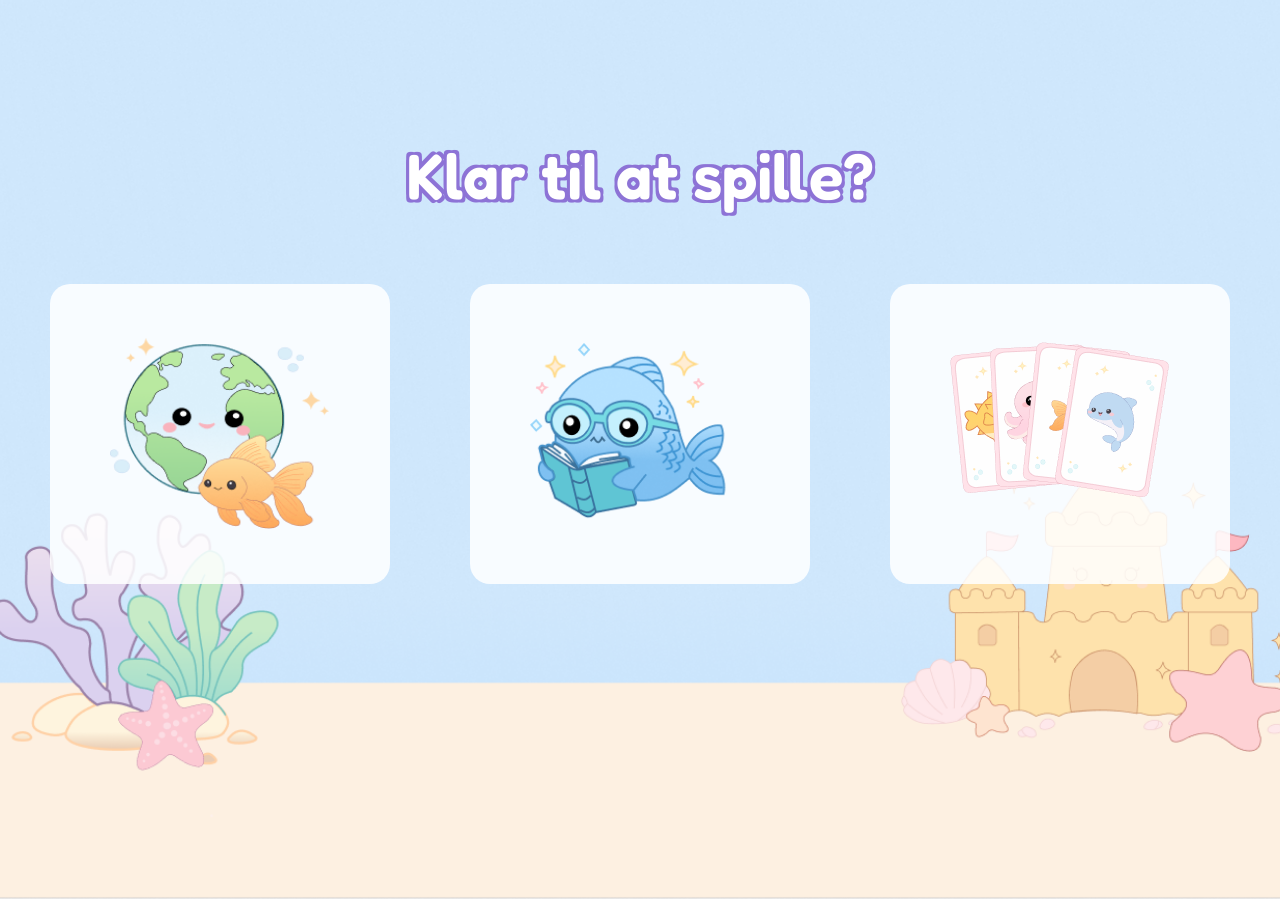
<file: index.html>
<!DOCTYPE html>

<!-- Starter HTML-siden, og sproget er dansk -->
<html lang="da">
<head>

    <!-- Sørger for at danske bogstaver vises korrekt -->
    <meta charset="UTF-8">

     <!-- Tilpasser siden til touchskærm -->
    <meta name="viewport" content="width=device-width, initial-scale=1.0">

     <!-- Titlen der vises i browserfanen -->
    <title>Akvarie</title>

    <!-- CSS-fil til startsidens design -->
    <link rel="stylesheet" href="css/startside.css">

    <!-- CSS-fil til akvarie-baggrunden -->
    <link rel="stylesheet" href="css/akvarie.css">

     <!-- Gør skrifttypen hurtigere klar -->
    <link rel="preconnect" href="https://fonts.googleapis.com">

    <!-- Hjælper med at gøre skrifttypen klar -->
    <link rel="preconnect" href="https://fonts.gstatic.com" crossorigin>

     <!-- Bruger skrifttypen Fredoka -->
    <link href="https://fonts.googleapis.com/css2?family=Fredoka:wght@300..700&display=swap" rel="stylesheet">
</head>

<body>

     <!-- Hele akvarie-baggrunden -->
<div class="aquarium">

     <!-- Her ligger baggrunden -->
    <div id="bg-layer"></div>

      <!-- Planter i akvariet -->
    <div id="plants-layer"></div>

    <!-- Sand i bunden -->
    <div class="sand"></div>

    <!-- Skyggeeffekt rundt i kanten -->
    <div class="vignette"></div>

    <!-- Ting der ligger forrest -->
    <div id="fg-layer"></div>

</div>

<!-- Her starter startsiden -->
<main id="welcome-page">

     <!-- Overskrift på siden -->
    <h1 id="welcome-header">Klar til at spille?</h1>

    <!-- Knapper til de forskellige aktiviteter -->
    <div id="boxes">

        <!-- Knap der fører til verdenskort-siden -->
        <a class="green-box" href="the-card.html">

            <!-- Knap til verdenskort -->
            <img src="img/globus.png" alt="globus">
        </a>

    <!-- Knap der fører til lær om fisk-siden -->
        <a class="green-box" href="akvarie.html">

            <!-- Knap til lær om fisk -->
            <img src="img/blaa-fisk-laer-om-vores-fisk-boks.png" alt="blaa fisk">
        </a>

    <!-- Knap der fører til vendespil-siden -->
        <a class="green-box" href="turning-cards.html">

            <!-- Knap til vendespillet -->
            <img src="img/vende-spil-til-forsiden.png" alt="vendespil">
        </a>

    </div>

</main>

</body>
</html>
</file>
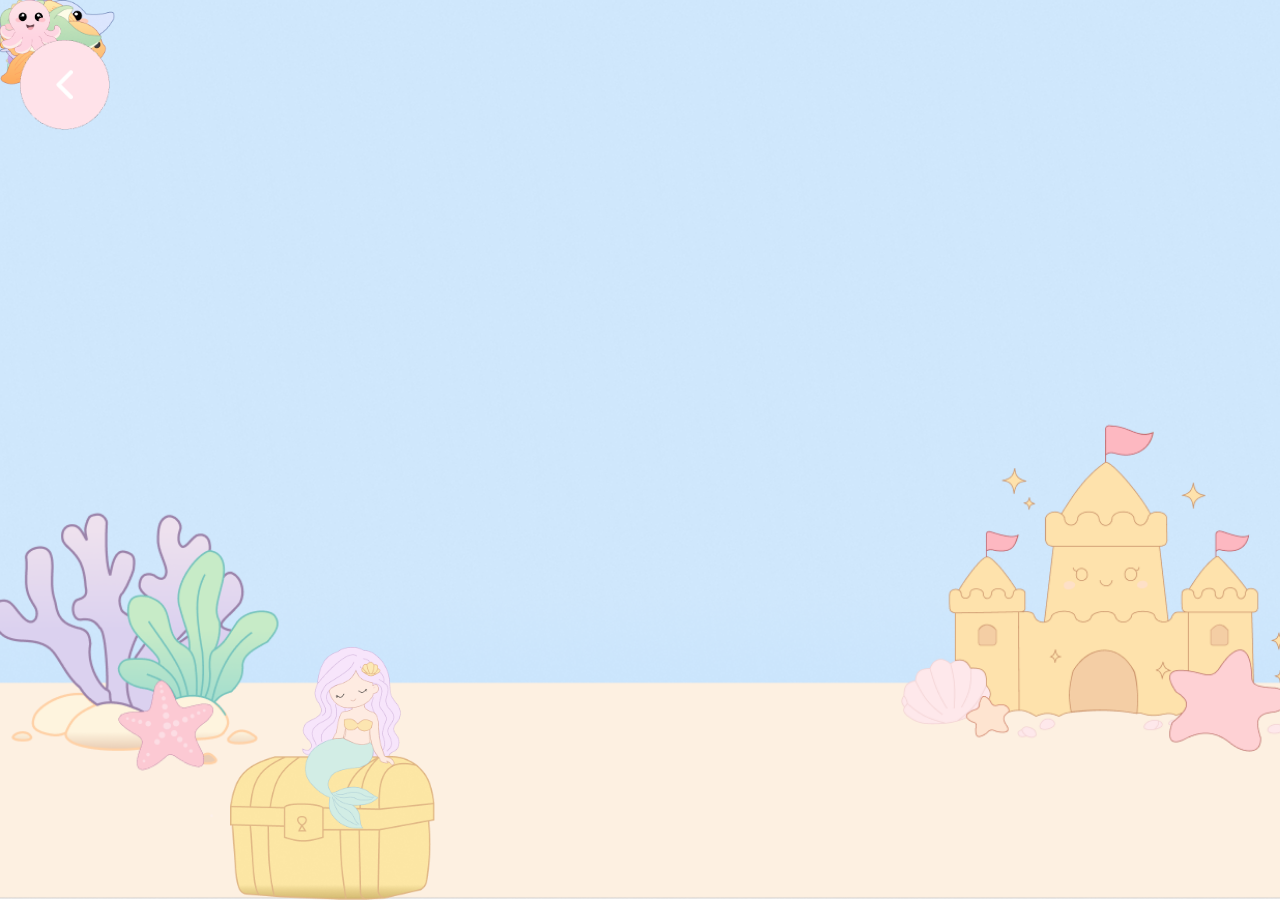
<file: akvarie.html>
<!DOCTYPE html>

<!-- Starter HTML-siden, og sproget er dansk -->
<html lang="da">
<head>

    <!-- Sørger for at danske bogstaver vises korrekt -->
    <meta charset="UTF-8">

     <!-- Tilpasser siden til touchskærm -->
    <meta name="viewport" content="width=device-width, initial-scale=1.0">

    <!-- Titlen der vises i browserfanen -->
    <title>Laer om fiskene</title>

    <!-- CSS-fil til akvariets design -->
    <link rel="stylesheet" href="css/akvarie.css">

    <!-- Gør skrifttypen hurtigere klar -->
    <link rel="preconnect" href="https://fonts.googleapis.com">

     <!-- Hjælper med at gøre skrifttypen klar -->
    <link rel="preconnect" href="https://fonts.gstatic.com" crossorigin>

     <!-- Bruger skrifttypen Fredoka -->
    <link href="https://fonts.googleapis.com/css2?family=Fredoka:wght@300..700&display=swap" rel="stylesheet">
</head>

<body>

    <!-- Hele akvarie-baggrunden -->
<div class="aquarium">

     <!-- Her ligger baggrunden -->
    <div id="bg-layer"></div>

    <!-- Planter i akvariet -->
    <div id="plants-layer"></div>

    <!-- Sand i bunden -->
    <div class="sand"></div>

    <!-- Skyggeeffekt rundt i kanten -->
    <div class="vignette"></div>

    <!-- Ting der ligger forrest -->
    <div id="fg-layer"></div>

</div>

<!-- Området med fiskene -->
<div id="akvarie">

    <!-- Alle fiskene og deres faktabokse -->
    <div class="fish">

         <!-- Søpindsvin -->
        <img src="img/soepindsvin.png" alt="soepindsvin" class="fish1" id="soepindsvin">

        <!-- Faktaboks til søpindsvin -->
       <img src="img/fakta-boks-soepindsvin.png" class="fakta fish1-fakta" alt="Faktaboks om søpindsvin">

        <!-- Søhest -->
        <img src="img/soehest.png" alt="soehest" class="fish2" id="soehest">

        <!-- Faktaboks til søhest -->
        <img src="img/fakta-boks-soehest.png" class="fakta fish2-fakta" alt="Faktaboks om søhest">

        <!-- Lilla-havsnegl -->
        <img src="img/lilla-havsnegl.png" alt="lilla-havsnegl" class="fish4" id="havsnegl">

        <!-- Faktaboks til Havsnegl -->
        <img src="img/fakta-boks-havsnegl.png" class="fakta fish4-fakta" alt="Faktaboks om havsnegl">

        <!-- Lilla-haj -->
        <img src="img/lilla-haj.png" alt="lilla-haj" class="fish5" id="lilla-haj">

        <!-- Faktaboks til Lilla-haj -->
        <img src="img/fakta-boks-haj-lilla.png" class="fakta fish5-fakta" alt="Faktaboks om lilla haj">

        <!-- Lilla og blå haj -->
        <img src="img/lilla-blaa-haj.png" alt="lilla-blaa-haj" class="fish6" id="lilla-blaa-haj">

        <!-- Faktaboks til Lilla og blå-haj -->
        <img src="img/fakta-boks-haj-lilla-blaa.png" class="fakta fish6-fakta" alt="Faktaboks om lilla og blå haj">
        <!-- Krappe -->
        <img src="img/Krappe.png" alt="krappe" class="fish7" id="krappe">

        <!-- Faktaboks til Krabbe -->
        <img src="img/fakta-boks-krabbe.png" class="fakta fish7-fakta" alt="Faktaboks om krabbe">

        <!-- Havfrue -->
        <img src="img/havfrue.png" alt="havfrue" class="fish8" id="havfrue">

        <!-- Faktaboks til Havgruen -->
        <img src="img/fakta-boks-havfruen.png" class="fakta fish8-fakta" alt="Faktaboks om havfrue">

        <!-- Guldfisk -->
        <img src="img/guld-fisk.png" alt="guldfisk" class="fish9" id="guldfisk">

        <!-- Faktaboks til Guldfisken -->
        <img src="img/fakta-boks-guldfisk.png" class="fakta fish9-fakta" alt="Faktaboks om guldfisk">

        <!-- Grøn-haj -->
        <img src="img/groen-haj.png" alt="groen-haj" class="fish10" id="groen-haj">

        <!-- Faktaboks til Grøn-haj -->
        <img src="img/fakta-boks-haj-groen.png" class="fakta fish10-fakta" alt="Faktaboks om grøn haj">

        <!-- Blæksprutte -->
        <img src="img/blaeksprutte.png" alt="blaeksprutte" class="fish12" id="blaeksprutte">

        <!-- Faktaboks til Blæksprutte -->
        <img src="img/fakta-boks-blaeksprut-lyseroed.png" class="fakta fish12-fakta" alt="Faktaboks om blæksprutte">

    </div>
</div>

<!-- Knap til at gå tilbage til startsiden -->
<a href="./index.html" id="go-back">

    <!-- Tilbage-knap -->
    <img src="img/tilbage-knap.png" alt="Tilbage">
</a>

<!-- JavaScript der styrer fiskenes bevægelser -->
<script src="js/fish-swimming.js"></script>

</body>
</html>
</file>
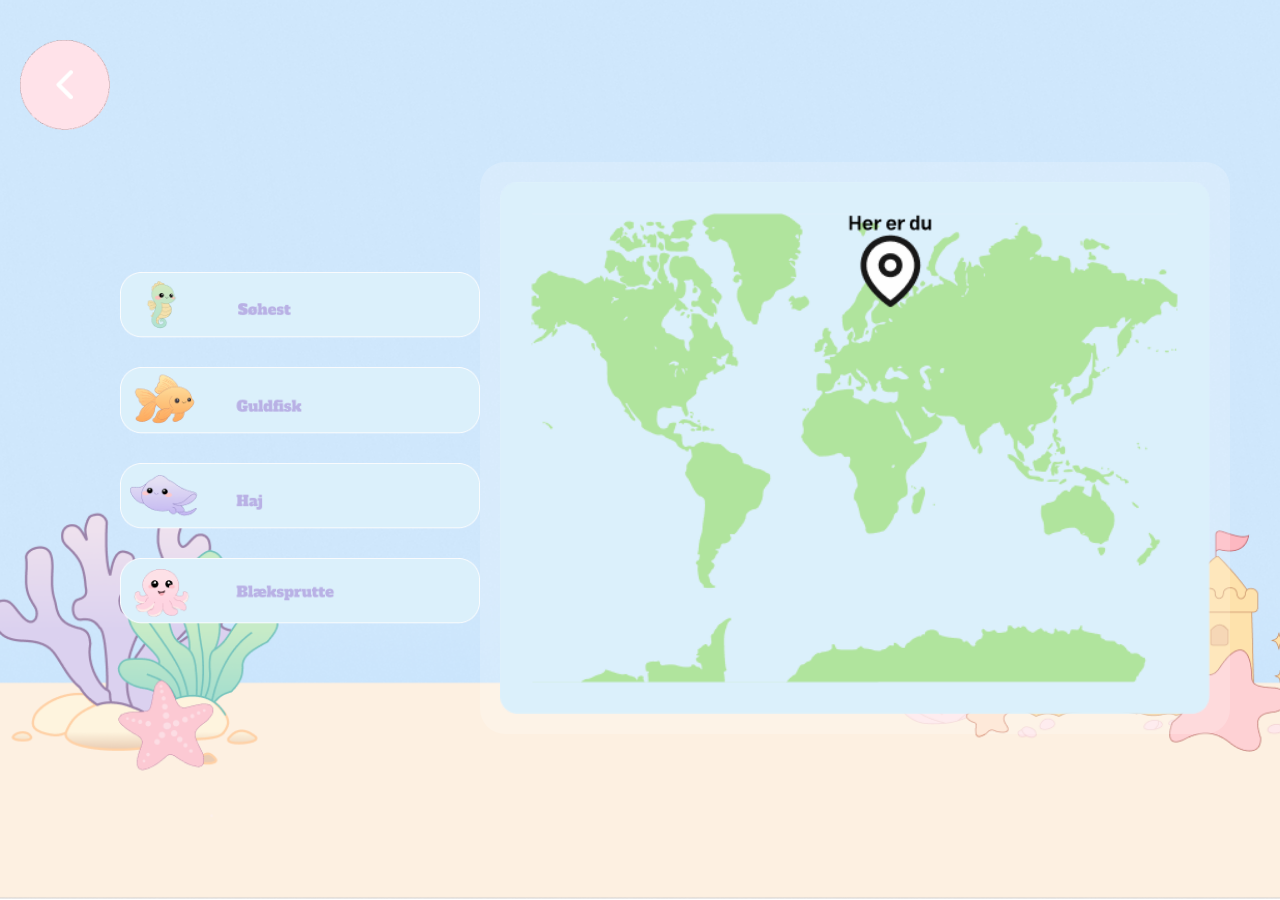
<file: the-card.html>
<!DOCTYPE html>

<!-- Starter HTML-siden, og "da" betyder dansk -->
<html lang="da">

<head>

    <!-- Sørger for at danske bogstaver vises korrekt -->
    <meta charset="UTF-8">

    <!-- Tilpasser siden til touchskærm -->
    <meta name="viewport" content="width=device-width, initial-scale=1.0">

    <!-- Titlen der vises i browserfanen -->
    <title>Verdenskort</title>

    <!-- CSS-fil der styrer designet på verdenskort-siden -->
    <link rel="stylesheet" href="css/the-card.css">

    <!-- CSS-fil til akvarie-baggrunden -->
    <link rel="stylesheet" href="css/akvarie.css">

    <!-- Gør skrifttypen hurtigere klar -->
    <link rel="preconnect" href="https://fonts.googleapis.com">

    <!-- Hjælper med at vise teksten -->
    <link rel="preconnect" href="https://fonts.gstatic.com" crossorigin>

    <!-- Her vælges skrifttypen Fredoka -->
    <link href="https://fonts.googleapis.com/css2?family=Fredoka:wght@300..700&display=swap" rel="stylesheet">

</head>

<body>


 <!-- Hele akvarie-baggrunden -->
<div class="aquarium">

    <!-- Her ligger baggrunden -->
    <div id="bg-layer"></div>

     <!-- Planter i akvariet -->
    <div id="plants-layer"></div>

    <!-- Sand i bunden -->
    <div class="sand"></div>

    <!-- Skyggeeffekt i kanten -->
    <div class="vignette"></div>

     <!-- Ting der vises forrest -->
    <div id="fg-layer"></div>

</div>

<!-- Knap til at gå tilbage til startsiden -->
<a href="index.html" id="go-back">
    <img src="img/tilbage-knap.png" alt="go back">
</a>

<!-- Knap til at gå tilbage til startsiden -->
<main>

    <!-- Bokse med fisk man kan trykke på -->
    <div class="fish-box">

        <div class="fish-box-1" id="soehest-btn">
              <!-- Knap med søhest -->
            <img src="img/soehest-verdenskortet.png" alt="soehest" id="fish-1-vector"> 
        </div>

        <div class="fish-box-2" id="guldfisk-btn">
            <!-- Knap med guldfisk -->
            <img src="img/guldfisk-verdenskortet.png" alt="guldfisk" id="fish-2-vector">
        </div>

        <div class="fish-box-3" id="haj-btn">
             <!-- Knap med haj -->
            <img src="img/haj-verdenskortet.png" alt="haj" id="fish-3-vector">
        </div>

        <div class="fish-box-4" id="blaeksprutte-btn">
            <!-- Knap med blæksprutte -->
            <img src="img/blaeksprutte-verdenskortet.png" alt="blaeksprutte" id="fish-4-vector">
        </div>

    </div>

   <!-- Område med verdenskortet -->
    <div class="the-card-box">

         <!-- Selve verdenskortet -->
        <img src="img/verdens-kort.png" alt="verdenskort" id="the-card-1">

        <!-- CIRKLER -->
        <img src="img/soehest-cirkel.png" class="map-circle" id="soehest-circle" alt="Søhest markering">
        <img src="img/guldfisk-cirkel.png" class="map-circle" id="guldfisk-circle" alt="Guldfisk markering">
        <img src="img/haj-cirkel.png" class="map-circle" id="haj-circle" alt="Haj markering">
        <img src="img/blaeksprutte-cirkel.png" class="map-circle" id="blaeksprutte-circle" alt="Blæksprutte markering">

    </div>

</main>

<!-- JavaScript der får siden til at virke -->
<script src="js/the-card.js"></script>

</body>
</html>
</file>
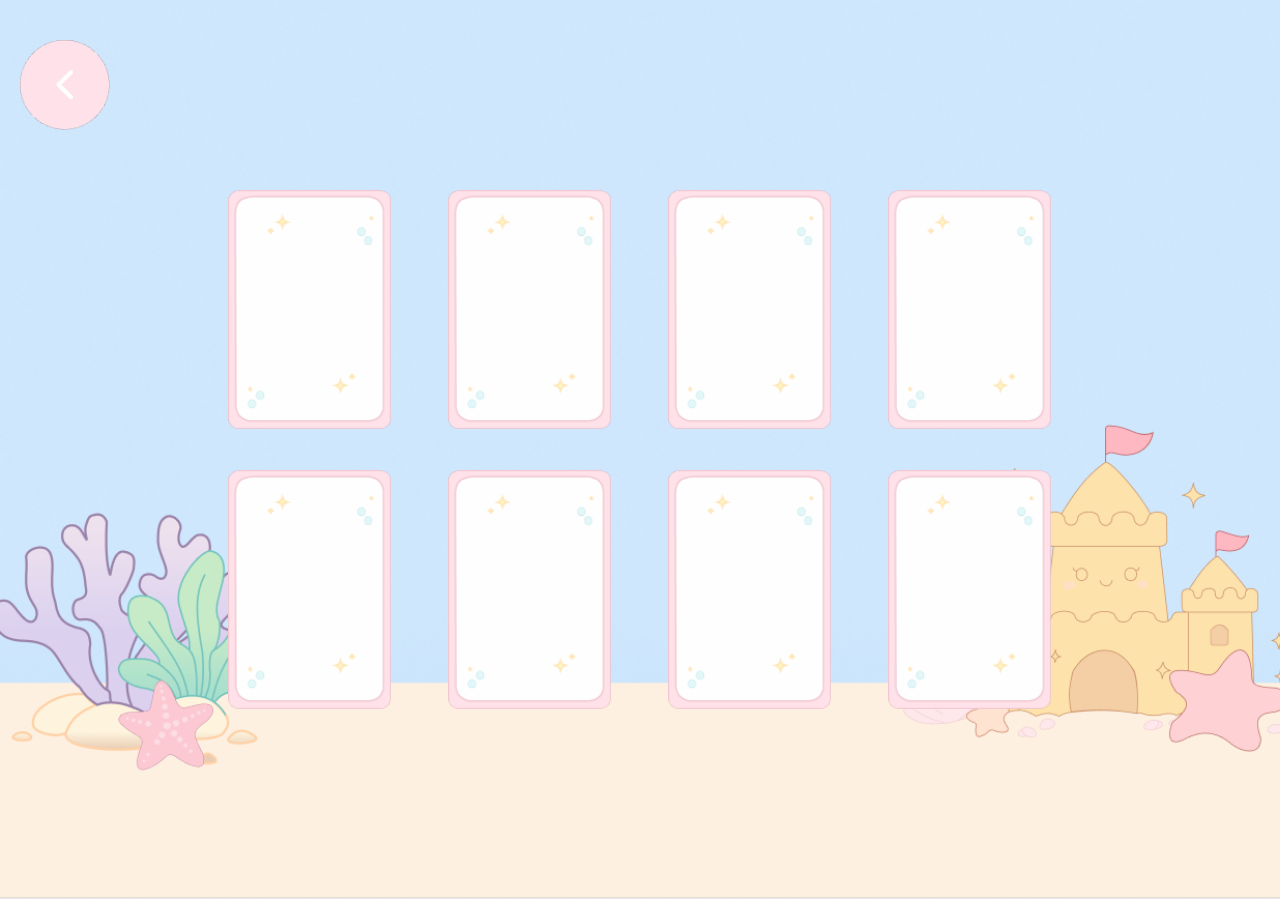
<file: turning-cards.html>
<!DOCTYPE html>

<!-- Starter HTML-dokumentet, "da" betyder at sproget er dansk -->
<html lang="da">

<head>

    <!-- Gør at danske bogstaver som æ, ø og å vises korrekt -->
    <meta charset="UTF-8">

    <!-- Sørger for at siden skalerer korrekt på mobil og tablet -->
    <meta name="viewport" content="width=device-width, initial-scale=1.0">

    <!-- Titlen der vises i browserens fane -->
    <title>Vendespil</title>

     <!-- Forbinder HTML med CSS-filen til vendespillet -->
    <link rel="stylesheet" href="css/turning-cards.css">
    <link rel="stylesheet" href="css/akvarie.css">

    <!-- Gør forbindelsen til Google Fonts hurtigere -->
    <link rel="preconnect" href="https://fonts.googleapis.com">
    <link rel="preconnect" href="https://fonts.gstatic.com" crossorigin>

    <!-- Henter skrifttypen "Fredoka" fra Google Fonts -->
    <link href="https://fonts.googleapis.com/css2?family=Fredoka:wght@300..700&display=swap" rel="stylesheet">
</head>

<!-- Alt synligt indhold på hjemmesiden starter her -->
<body>

    <!-- Hovedcontainer til hele akvarie-baggrunden -->
<div class="aquarium">
    
     <!-- Baggrundslag (fx vand, bobler eller baggrundsbilleder) -->
    <div id="bg-layer"></div>

    <!-- Lag til planter -->
    <div id="plants-layer"></div>

    <!-- Sandbund i akvariet -->
    <div class="sand"></div>

    <!-- Ting der ligger foran kortene, fx sand, planter og sandslot -->
    <div id="fg-layer"></div>
</div>

<!-- Tilbage knap --> <!-- Knap man kan trykke på for at komme tilbage til startsiden -->
<a href="index.html" id="go-back">
    <img src="img/tilbage-knap.png" alt="Tilbage">
</a>

<!-- Kort --> <!-- Her vises alle kortene i vendespillet -->
<main class="cards-container">

    <!-- Blaeksprutte 1 -->
    <div class="card">
        <div class="card-inner">
            <!-- Kortets bagside (det man ser først) -->
             <img src="img/vendespil-bagsiden.png" class="card-front" alt="Bagside af vendespilskort">
           <!-- Kortets forside (vises når kortet vendes) -->
            <img src="img/vendespil-forsiden-blaeksprutte.png" class="card-back" alt="Blæksprutte">
        </div>
    </div>

    <!-- Soepindsvin 1 -->
    <div class="card">
        <div class="card-inner">
             <!-- Kortets bagside (det man ser først) -->
            <img src="img/vendespil-bagsiden.png" class="card-front" alt="Bagside af vendespilskort">
             <!-- Kortets forside (vises når kortet vendes) -->
           <img src="img/vendespil-forsiden-soepindsvin.png" class="card-back" alt="Søpindsvin">
        </div>
    </div>

    <!-- Guldfisk 2 -->
    <div class="card">
        <div class="card-inner">
             <!-- Kortets bagside (det man ser først) -->
            <img src="img/vendespil-bagsiden.png" class="card-front" alt="Bagside af vendespilskort">
             <!-- Kortets forside (vises når kortet vendes) -->
            <img src="img/vendespil-forsiden-guldfisk.png" class="card-back" alt="Guldfisk">
        </div>
    </div>

    <!-- Delfin 1 -->
    <div class="card">
        <div class="card-inner">
             <!-- Kortets bagside (det man ser først) -->
            <img src="img/vendespil-bagsiden.png" class="card-front" alt="Bagside af vendespilskort">
             <!-- Kortets forside (vises når kortet vendes) -->
            <img src="img/vendespil-forsiden-delfin.png" class="card-back" alt="Delfin">
        </div>
    </div>

    <!-- Guldfisk 1 -->
    <div class="card">
        <div class="card-inner">
             <!-- Kortets bagside (det man ser først) -->
            <img src="img/vendespil-bagsiden.png" class="card-front" alt="Bagside af vendespilskort">
             <!-- Kortets forside (vises når kortet vendes) -->
            <img src="img/vendespil-forsiden-guldfisk.png" class="card-back" alt="Guldfisk">
        </div>
    </div>

    <!-- Delfin 2 -->
    <div class="card">
        <div class="card-inner">
             <!-- Kortets bagside (det man ser først) -->
            <img src="img/vendespil-bagsiden.png" class="card-front" alt="Bagside af vendespilskort">
             <!-- Kortets forside (vises når kortet vendes) -->
            <img src="img/vendespil-forsiden-delfin.png" class="card-back" alt="Delfin">
        </div>
    </div>

    <!-- Blaeksprutte 2 -->
    <div class="card">
        <div class="card-inner">
             <!-- Kortets bagside (det man ser først) -->
            <img src="img/vendespil-bagsiden.png" class="card-front" alt="Bagside af vendespilskort">
             <!-- Kortets forside (vises når kortet vendes) -->
            <img src="img/vendespil-forsiden-blaeksprutte.png" class="card-back" alt="Blæksprutte">
        </div>
    </div>

    <!-- Soepindsvin 2 -->
    <div class="card">
        <div class="card-inner">
             <!-- Kortets bagside (det man ser først) -->
            <img src="img/vendespil-bagsiden.png" class="card-front" alt="Bagside af vendespilskort">
             <!-- Kortets forside (vises når kortet vendes) -->
            <img src="img/vendespil-forsiden-soepindsvin.png" class="card-back" alt="Søpindsvin">
        </div>
    </div>

</main>

<!-- Henter JavaScript-koden som får vendespillet til at virke -->
<script src="js/turning-cards.js"></script>

</body>
</html>
</file>
<file: css/startside.css>
html,
body {

     /* Fylder hele skærmen */
    height: 100%;

     /* Fjerner kanten rundt om siden */
    margin: 0;
}


body {

    /* Gør det muligt at placere ting på siden */
    display: flex;

    /* Flytter overskrift og knapper ind mod midten */
    justify-content: center;

     /* Placerer overskrift og knapper midt på skærmen */
    align-items: center;

    /* Vælger skrifttypen */
    font-family: Fredoka;

    /* Skjuler ting der går uden for skærmen */
    overflow: hidden;
}

/* OMRÅDET MED OVERSKRIFT OG KNAPPER */
main {

    /* Gør området lige så bredt som skærmen */
    width: 100%;
}


/* Overskrift */
#welcome-header {

    /* Placerer overskriften i midten */
    text-align: center;

    /* Vælger skrifttypen */
    font-family: Fredoka;

    /* Gør teksten stor */
    font-size: 4rem;

    /* Gør teksten tykkere */
    font-weight: 600;

     /* Giver teksten hvid farve */
    color: white;

    /* Giver teksten en lilla kant */
    text-shadow:
    -3px -3px 0 #8d73d6,
     3px -3px 0 #8d73d6,
    -3px  3px 0 #8d73d6,
     3px  3px 0 #8d73d6;

      /* Flytter overskriften længere op */
    margin-top: -180px;

     /* Laver afstand til knapperne */
    margin-bottom: 70px;
}


/* OMRÅDET MED KNAPPERNE */
#boxes {

    /* Lægger knapperne ved siden af hinanden */
    display: flex;

     /* Placerer knapperne i midten */
    justify-content: center;

     /* Placerer knapperne i midten */
    gap: 80px;

    /* Flytter knapper ned hvis der ikke er plads */
    flex-wrap: wrap;
}


/* DE ENKELTE KNAPPER */
.green-box {

    /* Knapens bredde */
    width: 340px;

    /* Knapens højde */
    height: 300px;

     /* Giver knappen en lys baggrund */
    background-color: rgba(255,255,255,0.85);

     /* Gør hjørnerne runde */
    border-radius: 20px;

    /* Hjælper med at placere billedet */
    display: flex;

    /* Placerer billedet i midten */
    justify-content: center;

    /* Placerer billedet i midten */
    align-items: center;

    /* Gør bevægelsen blød */
    transition: 0.3s ease;

    /* Fjern den normale streg, som links plejer at have. */
    text-decoration: none;
}

/* EFFEKT NÅR MAN TRYKKER */
.green-box:hover {

     /* Gør knappen lidt større */
    transform: scale(1.05);
}

/* BILLEDER I KNAPPERNE */
.green-box img {

    /* Bestemmer billedets størrelse */
    width: 220px;

     /* Beholder billedets form */
    height: auto;
}
</file>
<file: css/akvarie.css>
* {

  /* Gør størrelser nemmere at styre */
  box-sizing: border-box;

   /* Fjerner afstand rundt om elementer */
  margin: 0;

   /* Fjerner afstand rundt om elementer */
  padding: 0;
}


html,
body {

  /* Fylder hele skærmens bredde */
  width: 100%;

  /* Fylder hele skærmens bredde */
  height: 100%;

   /* Fylder hele skærmens højde */
  overflow: hidden;
}


body {

   /* Gør det muligt at placere ting på siden */
  position: relative;
}


/* AKVARIE BAGGRUND */
.aquarium {

   /* Holder baggrunden fast på skærmen */
  position: fixed;

   /* Starter helt oppe i venstre hjørne */
  top: 0;
  left: 0;

  /* Fylder hele skærmen */
  width: 100%;
  height: 100%;

   /* Viser baggrundsbilledet */
  background-image: url("../img/background.png");

   /* Viser baggrundsbilledet */
  background-size: cover;

  /* Får billedet til at fylde hele området */
  background-position: center;

  /* Undgår at billedet gentager sig */
  background-repeat: no-repeat;

  /* Undgår at billedet gentager sig */
  z-index: -1;

   /* Skjuler ting der går udenfor */
  overflow: hidden;
}

/* ALLE FISK */
img[class^="fish"] {

  /* Gør det muligt at flytte fiskene */
  position: absolute;

  /* Lægger fiskene foran baggrunden */
  z-index: 3;

  /* Lægger fiskene foran baggrunden */
  cursor: pointer;
}

/* FAKTABOKSE */
.fakta {

  /* Gør det muligt at flytte faktaboksene */
  position: absolute;

  /* Gør det muligt at flytte faktaboksene */
  width: 220px;
  height: auto;

  /* Skjuler dem fra start */
  display: none;

  /* Sørger for at de ligger foran fiskene */
  z-index: 10;

  /* Viser at man kan trykke */
  cursor: pointer;
}

/* FISK */ /* Samme princip gælder for fish2 til fish13: størrelse + bevægelse + startposition */
.fish1 {

  /* Fiskens størrelse */
  max-width: 7vw;

  /* Fiskens størrelse */
  animation: fish1 28s linear infinite;

  /* Får fisken til at svømme */
  animation-delay: -12s;
}

/* Bestemmer hvordan fisken svømmer hen over skærmen */
@keyframes fish1 {
  from { transform: translate(-20vw, 8vh); }
  to { transform: translate(110vw, 8vh); }
}

.fish2 {
  max-width: 6vw;
  animation: fish2 35s linear infinite;
  animation-delay: -3s;
}

@keyframes fish2 {
  from { transform: translate(110vw, 75vh) scaleX(-1); }
  to { transform: translate(-20vw, 75vh) scaleX(-1); }
}

.fish4 {
  max-width: 7vw;
  animation: fish4 36s linear infinite;
  animation-delay: -25s;
}

@keyframes fish4 {
  from { transform: translate(110vw, 50vh); }
  to { transform: translate(-20vw, 50vh); }
}

.fish5 {
  max-width: 8vw;
  animation: fish5 32s linear infinite;
  animation-delay: -8s;
}

@keyframes fish5 {
  from { transform: translate(110vw, 85vh); }
  to { transform: translate(-20vw, 85vh); }
}

.fish6 {
  max-width: 9vw;
  animation: fish6 38s linear infinite;
  animation-delay: -20s;
}

@keyframes fish6 {
  from { transform: translate(110vw, 30vh); }
  to { transform: translate(-20vw, 30vh); }
}

.fish7 {
  max-width: 5vw;
  animation: fish7 50s linear infinite;
  animation-delay: -30s;
}

@keyframes fish7 {
  from { transform: translate(-15vw, 92vh); }
  to { transform: translate(110vw, 92vh); }
}

.fish8 {
  max-width: 16vw;
  left: 18vw;
  bottom: 0;
  z-index: 2;
}

.fish9 {
  max-width: 9vw;
  animation: fish9 35s linear infinite;
  animation-delay: -14s;
}

@keyframes fish9 {
  from { transform: translate(110vw, 20vh) scaleX(-1); }
  to { transform: translate(-20vw, 20vh) scaleX(-1); }
}

.fish10 {
  max-width: 8vw;
  animation: fish10 42s linear infinite;
  animation-delay: -5s;
}

@keyframes fish10 {
  from { transform: translate(-20vw, 78vh) scaleX(-1); }
  to { transform: translate(110vw, 78vh) scaleX(-1); }
}

.fish11 {
  max-width: 6vw;
  animation: fish11 46s linear infinite;
  animation-delay: 0s;
}

@keyframes fish11 {
  from { transform: translate(-20vw, 68vh) scaleX(-1); }
  to { transform: translate(110vw, 68vh) scaleX(-1); }
}

.fish12 {
  max-width: 9vw;
  animation: fish12 34s linear infinite;
  animation-delay: -10s;
}

@keyframes fish12 {
  from { transform: translate(-20vw, 58vh) scaleX(-1); }
  to { transform: translate(110vw, 58vh) scaleX(-1); }
}

.fish13 {
  max-width: 8vw;
  animation: fish13 44s linear infinite;
  animation-delay: -16s;
}

@keyframes fish13 {
  from { transform: translate(110vw, 15vh); }
  to { transform: translate(-20vw, 15vh); }
}

/* TILBAGE KNAP */
#go-back {

  /* Holder knappen fast på skærmen */
  position: fixed;

  /* Holder knappen fast på skærmen */
  top: 40px;
  left: 20px;

  /* Knapens størrelse */
  width: 90px;
  height: 90px;

  /* Knapens størrelse */
  z-index: 999;
}

/* Gør tilbage-knappens billede lige så stort som knappen */ /* Gør tilbage-knappens billede lige så stort som knappen */
#go-back img {
  width: 100%;
  height: 100%;
}
</file>
<file: css/the-card.css>
body {

    /* Fjerner kanten rundt om siden */
    margin: 0;

    /* Vælger skrifttypen */
    font-family: Fredoka;

    /* Skjuler ting uden for skærmen */
    overflow: hidden;
}

/* INDHOLDET PÅ SIDEN */
main {

    /* Lægger fisk og verdenskort ved siden af hinanden */
    display: flex;

     /* Placerer dem vandret */
    flex-direction: row;

    /* Laver afstand mellem fiskene og kortet */
    justify-content: space-between;

    /* Placerer indholdet midt på skærmen */
    align-items: center;

    /* Fylder hele skærmen */
    height: 100vh;

    /* Laver luft i siderne */
    padding-left: 120px;
    padding-right: 120px;
}

/* OMRÅDET MED VERDENSKORTET */
.the-card-box {

     /* Gør det muligt at placere cirkel på kortet */
    position: relative;
}


#the-card-1 {

    /* Bestemmer størrelsen på kortet */
    width: 750px;

    /* Beholder den rigtige form */
    height: auto;

    /* Giver en lys baggrund */
    background-color: rgba(255,255,255,0.2);

    /* Gør hjørnerne runde */
    border-radius: 25px;

     /* Laver luft rundt om kortet */
    padding: 20px;
}


/* OMRÅDET MED FISKENE */
.fish-box {

    /* Samler fiskene */
    display: flex;

    /* Lægger fiskene under hinanden */
    flex-direction: column;

     /* Laver afstand mellem fiskene */
    gap: 25px;
}


/* FISK MAN KAN TRYKKE PÅ */
.fish-box-1,
.fish-box-2,
.fish-box-3,
.fish-box-4 {

    /* Viser at fiskene kan trykkes på */
    cursor: pointer;

    /* Gør bevægelsen blød */
    transition: 0.3s ease;
}

/* Gør fisken lidt større når man rører den */
.fish-box-1:hover,
.fish-box-2:hover,
.fish-box-3:hover,
.fish-box-4:hover {
    transform: scale(1.03);
}

/* FISKEBILLEDER */
#fish-1-vector,
#fish-2-vector,
#fish-3-vector,
#fish-4-vector {

    /* Bestemmer fiskens størrelse */
    width: 360px;

    /* Beholder den rigtige form */
    height: auto;
}

/* TILBAGE KNAP */
#go-back {

    /* Holder knappen samme sted på skærmen */
    position: fixed;

    /* Placerer knappen fra toppen */
    top: 20px;

    /* Placerer knappen fra venstre */
    left: 20px;

     /* Knapens størrelse */
    width: 90px;
    height: 90px;

    /* Giver knappen farve */
    background-color: #f8d9df;

    /* Gør knappen rund */
    border-radius: 50%;

    /* Hjælper med at centrere pilen */
    display: flex;

    /* Placerer pilen i midten */
    justify-content: center;
    align-items: center;

    /* Sørger for at knappen altid ligger øverst */
    z-index: 999;
}

/* Pilens størrelse */
#go-back img {
    width: 35px;
    height: auto;
}

/* CIRKLER */ 
.map-circle {

    /* Gør det muligt at placere cirklerne præcist */
    position: absolute;

    /* Størrelsen på cirklen */
    width: 70px;
    height: auto;

    /* Skjuler cirklen fra start */
    display: none;
}

/* SØHESTENS PLACERING */
#soehest-circle {
    top: 120px;
    left: 250px;
}

/* GULDFISKENS PLACERING */
#guldfisk-circle {
    top: 240px;
    left: 520px;
}

/* HAJENS PLACERING */
#haj-circle {
    top: 320px;
    left: 230px;
}

/* BLÆKSPRUTTENS PLACERING */
#blaeksprutte-circle {
    top: 330px;
    left: 500px;
}
</file>
<file: css/turning-cards.css>
html,
body {

    /* Fjerner kanten rundt om siden */
    margin: 0;

    /* Fjerner ekstra plads */
    padding: 0;

    /* Skjuler ting der går uden for skærmen */
    overflow: hidden;

    /* Vælger skrifttypen */
    font-family: Fredoka;
}

/* OMRÅDET MED KORTENE */
.cards-container {

     /* Fylder hele skærmens bredde */
    width: 100%;

    /* Fylder hele skærmens højde */
    height: 100vh;

    /* Placerer kortene i et gitter */
    display: grid;

    /* Laver 4 kolonner til kortene */
    grid-template-columns: repeat(4, 180px);

    /* Laver mellemrum mellem kortene */
    gap: 40px;

     /* Placerer kortene i midten vandret */
    justify-content: center;

    /* Placerer kortene i midten lodret */
    align-content: center;
}

/* ET ENKELT KORT */
.card {

    /* Kortets bredde */
    width: 180px;

    /* Kortets højde */
    height: 240px;

     /* Giver en 3D-effekt når kortet vender */
    perspective: 1000px;

    /* Viser at man kan trykke på kortet */
    cursor: pointer;
}

/* DEN DEL AF KORTET DER VENDER */
.card-inner {
    width: 100%;
    height: 100%;

    /* Holder billederne inde i kortet */
    position: relative;

    /* Gør vendingen blød */
    transition: transform 0.8s;

     /* Beholder 3D-effekten */
    transform-style: preserve-3d;
}

/* NÅR KORTET BLIVER VENDT */
.card.flipped .card-inner {

    /* Vender kortet om */
    transform: rotateY(180deg);
}

/* FORSIDE OG BAGSIDE AF KORTET */
.card-front,
.card-back {

    /* Lægger billederne oven på hinanden */
    position: absolute;

    width: 100%;
    height: 100%;

    /* Sørger for at billedet passer i kortet */
    object-fit: contain;

    /* Giver runde hjørner */
    border-radius: 20px;

    /* Skjuler den side man ikke skal se */
    backface-visibility: hidden;
}

/* BAGSIDEN AF KORTET */
.card-back {

    /* Drejer bagsiden rigtigt */
    transform: rotateY(180deg);
}

/* HOVER */ /* NÅR MAN HOLDER OVER KORTET */
.card:hover {

    /* Gør kortet lidt større */
    transform: scale(1.03);
}

/* TILBAGE KNAPPEN */
#go-back {

    /* Holder knappen samme sted */
    position: fixed;

     /* Afstand fra toppen */
    top: 40px;

    /* Afstand fra venstre */
    left: 20px;

    /* Knapens bredde */
    width: 90px;

    /* Knapens højde */
    height: 90px;

    /* Sørger for at knappen ligger foran andre ting */
    z-index: 999;
}

 /* Gør billedet lige så stort som knappen */
#go-back img {
    width: 100%;
    height: 100%;
}
</file>
